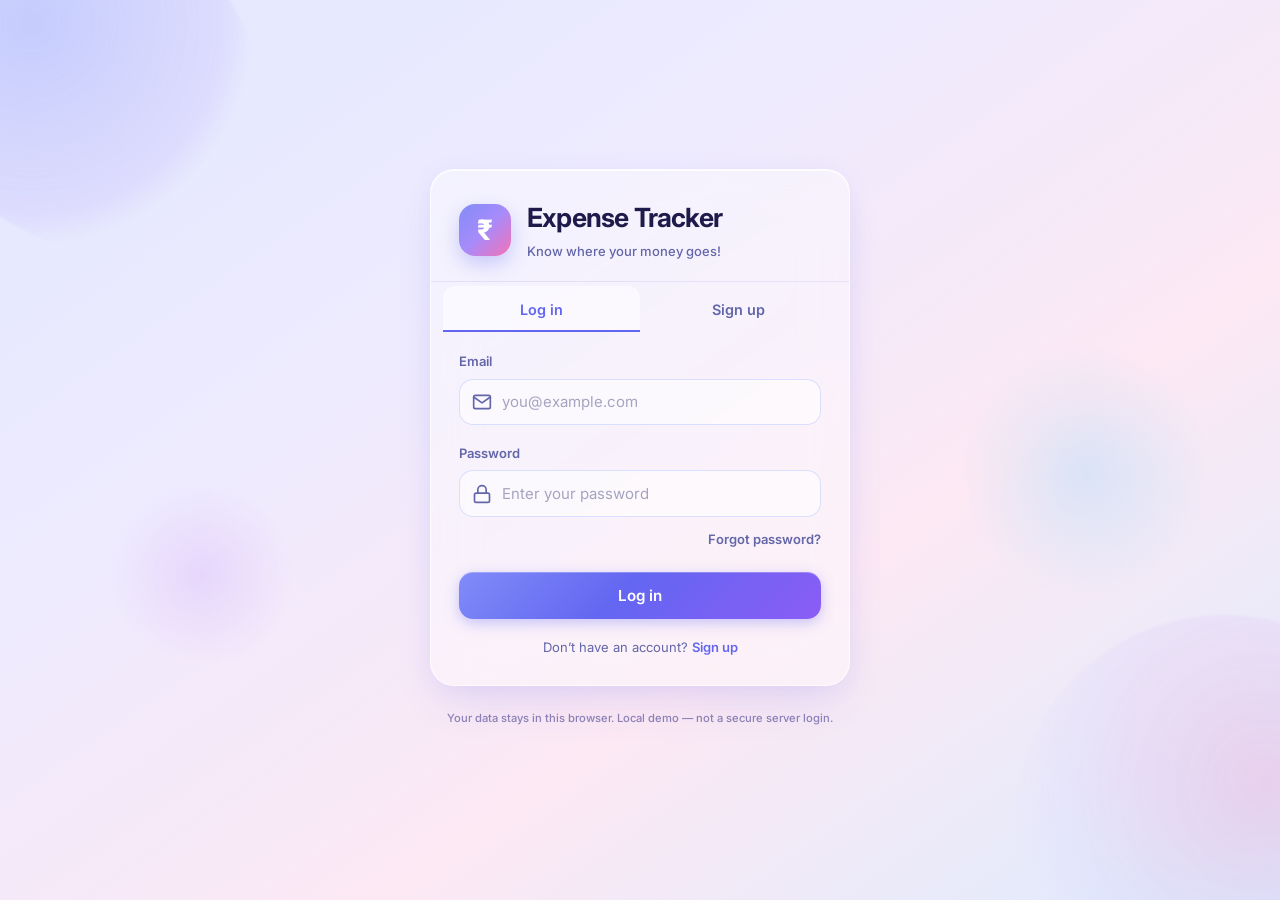
<file: login.html>
<!DOCTYPE html>
<html lang="en">
<head>
  <meta charset="UTF-8" />
  <meta name="viewport" content="width=device-width, initial-scale=1.0" />
  <title>Sign in — Expense Tracker</title>
  <link rel="stylesheet" href="style.css" />
  <link rel="preconnect" href="https://fonts.googleapis.com" />
  <link rel="preconnect" href="https://fonts.gstatic.com" crossorigin />
  <link href="https://fonts.googleapis.com/css2?family=Inter:wght@400;500;600;700&display=swap" rel="stylesheet" />
</head>
<body class="login-page">
  <div class="login-bg" aria-hidden="true">
    <div class="login-gradient"></div>
    <div class="login-blob login-blob--1"></div>
    <div class="login-blob login-blob--2"></div>
    <div class="login-blob login-blob--3"></div>
    <div class="login-blob login-blob--4"></div>
  </div>

  <div class="login-shell">
    <div class="login-card">
      <header class="login-brand">
        <span class="login-brand__mark" aria-hidden="true">₹</span>
        <div>
          <h1 class="login-brand__title">Expense Tracker</h1>
          <p class="login-brand__tagline">Know where your money goes!</p>
        </div>
      </header>

      <div class="login-tabs" role="tablist">
        <button type="button" class="login-tab login-tab--active" id="tabLogin" role="tab" aria-selected="true" aria-controls="panelLogin">
          Log in
        </button>
        <button type="button" class="login-tab" id="tabSignup" role="tab" aria-selected="false" aria-controls="panelSignup">
          Sign up
        </button>
      </div>

      <p class="login-alert login-alert--error hidden" id="authError" role="alert"></p>

      <div id="panelLogin" class="login-panel" role="tabpanel" aria-labelledby="tabLogin">
        <form id="loginForm" class="login-form" novalidate>
          <label class="login-field">
            <span class="login-label">Email</span>
            <div class="login-input-wrap">
              <span class="login-input-icon" aria-hidden="true">
                <svg width="20" height="20" viewBox="0 0 24 24" fill="none" stroke="currentColor" stroke-width="2" stroke-linecap="round" stroke-linejoin="round"><path d="M4 4h16c1.1 0 2 .9 2 2v12c0 1.1-.9 2-2 2H4c-1.1 0-2-.9-2-2V6c0-1.1.9-2 2-2z"/><polyline points="22,6 12,13 2,6"/></svg>
              </span>
              <input type="email" id="loginEmail" class="login-input" name="email" autocomplete="username" required placeholder="you@example.com" />
            </div>
          </label>
          <label class="login-field">
            <span class="login-label">Password</span>
            <div class="login-input-wrap">
              <span class="login-input-icon" aria-hidden="true">
                <svg width="20" height="20" viewBox="0 0 24 24" fill="none" stroke="currentColor" stroke-width="2" stroke-linecap="round" stroke-linejoin="round"><rect x="3" y="11" width="18" height="11" rx="2" ry="2"/><path d="M7 11V7a5 5 0 0 1 10 0v4"/></svg>
              </span>
              <input type="password" id="loginPassword" class="login-input" name="password" autocomplete="current-password" required placeholder="Enter your password" />
            </div>
          </label>

          <div class="login-row login-row--between">
            <span></span>
            <a href="#" class="login-link" id="linkForgot">Forgot password?</a>
          </div>

          <button type="submit" class="login-btn" id="loginSubmit">
            <span class="login-btn__text">Log in</span>
          </button>

          <p class="login-switch">
            Don’t have an account?
            <a href="#" class="login-link login-link--accent" id="linkToSignup">Sign up</a>
          </p>
        </form>
      </div>

      <div id="panelSignup" class="login-panel hidden" role="tabpanel" aria-labelledby="tabSignup">
        <form id="signupForm" class="login-form" novalidate>
          <label class="login-field">
            <span class="login-label">Email</span>
            <div class="login-input-wrap">
              <span class="login-input-icon" aria-hidden="true">
                <svg width="20" height="20" viewBox="0 0 24 24" fill="none" stroke="currentColor" stroke-width="2" stroke-linecap="round" stroke-linejoin="round"><path d="M4 4h16c1.1 0 2 .9 2 2v12c0 1.1-.9 2-2 2H4c-1.1 0-2-.9-2-2V6c0-1.1.9-2 2-2z"/><polyline points="22,6 12,13 2,6"/></svg>
              </span>
              <input type="email" id="signupEmail" class="login-input" name="email" autocomplete="email" required placeholder="you@example.com" />
            </div>
          </label>
          <label class="login-field">
            <span class="login-label">Password</span>
            <div class="login-input-wrap">
              <span class="login-input-icon" aria-hidden="true">
                <svg width="20" height="20" viewBox="0 0 24 24" fill="none" stroke="currentColor" stroke-width="2" stroke-linecap="round" stroke-linejoin="round"><rect x="3" y="11" width="18" height="11" rx="2" ry="2"/><path d="M7 11V7a5 5 0 0 1 10 0v4"/></svg>
              </span>
              <input type="password" id="signupPassword" class="login-input" name="password" autocomplete="new-password" required placeholder="At least 6 characters" minlength="6" />
            </div>
          </label>
          <label class="login-field">
            <span class="login-label">Confirm password</span>
            <div class="login-input-wrap">
              <span class="login-input-icon" aria-hidden="true">
                <svg width="20" height="20" viewBox="0 0 24 24" fill="none" stroke="currentColor" stroke-width="2" stroke-linecap="round" stroke-linejoin="round"><rect x="3" y="11" width="18" height="11" rx="2" ry="2"/><path d="M7 11V7a5 5 0 0 1 10 0v4"/></svg>
              </span>
              <input type="password" id="signupConfirm" class="login-input" name="confirm" autocomplete="new-password" required placeholder="Repeat password" minlength="6" />
            </div>
          </label>

          <button type="submit" class="login-btn" id="signupSubmit">
            <span class="login-btn__text">Create account</span>
          </button>

          <p class="login-switch">
            Already have an account?
            <a href="#" class="login-link login-link--accent" id="linkToLogin">Log in</a>
          </p>
        </form>
      </div>
    </div>

    <p class="login-footnote">Your data stays in this browser. Local demo — not a secure server login.</p>
  </div>

  <script src="auth.js"></script>
  <script src="login.js"></script>
</body>
</html>
</file>
<file: style.css>
/* —— Theme —— */
:root {
  --font: "DM Sans", system-ui, sans-serif;
  --radius-sm: 8px;
  --radius-md: 14px;
  --radius-lg: 22px;
  --shadow-sm: 0 2px 8px rgba(15, 23, 42, 0.06);
  --shadow-md: 0 8px 24px rgba(15, 23, 42, 0.08);
  --shadow-card: 0 4px 16px rgba(15, 23, 42, 0.07);
  --transition: 0.22s ease;
  --header-h: 72px;

  --bg: #faf5fc;
  --bg-elevated: #ffffff;
  --text: #0f172a;
  --text-muted: #64748b;
  --border: #e2e8f0;
  --accent: #4f46e5;
  --accent-hover: #4338ca;
  --accent-soft: rgba(79, 70, 229, 0.12);
  --danger: #dc2626;
  --danger-soft: rgba(220, 38, 38, 0.1);
  --success: #059669;
  --card-total: linear-gradient(135deg, #4f46e5 0%, #7c3aed 100%);
  --card-today: linear-gradient(135deg, #0d9488 0%, #0891b2 100%);
  --card-month: linear-gradient(135deg, #ea580c 0%, #db2777 100%);
  --toggle-bg: #e2e8f0;
  --input-bg: #ffffff;
}

[data-theme="dark"] {
  --bg: #141018;
  --bg-elevated: #1f1a24;
  --text: #f1f5f9;
  --text-muted: #94a3b8;
  --border: #2d3a4a;
  --accent: #818cf8;
  --accent-hover: #a5b4fc;
  --accent-soft: rgba(129, 140, 248, 0.15);
  --danger: #f87171;
  --danger-soft: rgba(248, 113, 113, 0.12);
  --success: #34d399;
  --shadow-sm: 0 2px 12px rgba(0, 0, 0, 0.25);
  --shadow-md: 0 12px 40px rgba(0, 0, 0, 0.35);
  --shadow-card: 0 4px 20px rgba(0, 0, 0, 0.3);
  --card-total: linear-gradient(135deg, #4338ca 0%, #6d28d9 100%);
  --card-today: linear-gradient(135deg, #0f766e 0%, #0e7490 100%);
  --card-month: linear-gradient(135deg, #c2410c 0%, #be185d 100%);
  --toggle-bg: #2d3a4a;
  --input-bg: #141c26;
}

*,
*::before,
*::after {
  box-sizing: border-box;
}

html {
  scroll-behavior: smooth;
}

body {
  margin: 0;
  font-family: var(--font);
  font-size: 16px;
  line-height: 1.5;
  color: var(--text);
  background: var(--bg);
  min-height: 100vh;
  transition: background-color var(--transition), color var(--transition);
}

.visually-hidden {
  position: absolute;
  width: 1px;
  height: 1px;
  padding: 0;
  margin: -1px;
  overflow: hidden;
  clip: rect(0, 0, 0, 0);
  white-space: nowrap;
  border: 0;
}

.hidden {
  display: none !important;
}

.app-bg {
  position: fixed;
  inset: 0;
  z-index: -1;
  background:
    radial-gradient(ellipse 95% 58% at 8% 0%, rgba(251, 113, 182, 0.42), transparent 52%),
    radial-gradient(ellipse 80% 52% at 92% 8%, rgba(192, 132, 252, 0.48), transparent 50%),
    radial-gradient(ellipse 75% 48% at 50% 100%, rgba(52, 211, 153, 0.32), transparent 50%),
    radial-gradient(ellipse 55% 42% at 0% 70%, rgba(167, 139, 250, 0.22), transparent 45%),
    radial-gradient(ellipse 45% 38% at 100% 60%, rgba(15, 23, 42, 0.14), transparent 42%),
    linear-gradient(168deg, rgba(10, 10, 16, 0.07) 0%, transparent 42%, rgba(10, 10, 16, 0.09) 100%);
  pointer-events: none;
}

[data-theme="dark"] .app-bg {
  background:
    radial-gradient(ellipse 90% 55% at 12% 0%, rgba(219, 39, 119, 0.2), transparent 52%),
    radial-gradient(ellipse 75% 48% at 88% 12%, rgba(147, 51, 234, 0.22), transparent 48%),
    radial-gradient(ellipse 70% 45% at 50% 100%, rgba(16, 185, 129, 0.14), transparent 48%),
    radial-gradient(ellipse 50% 40% at 0% 65%, rgba(15, 23, 42, 0.5), transparent 45%),
    linear-gradient(175deg, rgba(0, 0, 0, 0.55) 0%, transparent 40%, rgba(0, 0, 0, 0.65) 100%);
}

/* —— Header —— */
.site-header {
  position: sticky;
  top: 0;
  z-index: 100;
  background: color-mix(in srgb, var(--bg-elevated) 88%, transparent);
  backdrop-filter: blur(12px);
  border-bottom: 1px solid var(--border);
  transition: background var(--transition), border-color var(--transition);
}

.header-inner {
  max-width: 1100px;
  margin: 0 auto;
  padding: 1rem 1.25rem;
  display: flex;
  align-items: center;
  justify-content: space-between;
  gap: 1rem;
  min-height: var(--header-h);
}

.brand {
  display: flex;
  align-items: center;
  gap: 0.875rem;
}

.brand-icon {
  font-size: 2rem;
  line-height: 1;
  filter: drop-shadow(0 2px 4px rgba(0, 0, 0, 0.08));
}

.brand-icon--rupee {
  font-size: 2.55rem;
  font-weight: 800;
  background: linear-gradient(135deg, #f472b6 0%, #c084fc 50%, #34d399 100%);
  -webkit-background-clip: text;
  background-clip: text;
  -webkit-text-fill-color: transparent;
  color: transparent;
  filter: drop-shadow(0 1px 2px rgba(0, 0, 0, 0.12));
  line-height: 1;
}

.header-actions {
  display: flex;
  align-items: center;
  gap: 0.5rem;
  flex-wrap: wrap;
  justify-content: flex-end;
}

.header-user {
  font-size: clamp(0.95rem, 2.4vw, 1.0625rem);
  font-weight: 600;
  color: var(--text-muted);
  max-width: min(220px, 42vw);
  overflow: hidden;
  text-overflow: ellipsis;
  white-space: nowrap;
}

.btn--header {
  padding: 0.5rem 0.85rem;
  font-size: 0.875rem;
}

@media (max-width: 480px) {
  .header-user {
    display: none;
  }
}

.brand h1 {
  margin: 0;
  font-size: clamp(2rem, 5.8vw, 3rem);
  font-weight: 800;
  letter-spacing: -0.03em;
  line-height: 1.08;
  background: linear-gradient(105deg, #ec4899 0%, #d946ef 38%, #a78bfa 72%, #22d3ee 100%);
  -webkit-background-clip: text;
  background-clip: text;
  -webkit-text-fill-color: transparent;
  color: transparent;
  filter: drop-shadow(0 2px 14px rgba(236, 72, 153, 0.25));
}

[data-theme="dark"] .brand h1 {
  background: linear-gradient(105deg, #fb7185 0%, #e879f9 40%, #c4b5fd 75%, #5eead4 100%);
  -webkit-background-clip: text;
  background-clip: text;
  -webkit-text-fill-color: transparent;
  filter: drop-shadow(0 2px 18px rgba(244, 114, 182, 0.2));
}

[data-theme="dark"] .brand-icon--rupee {
  background: linear-gradient(135deg, #fb7185 0%, #c084fc 45%, #4ade80 100%);
  -webkit-background-clip: text;
  background-clip: text;
  -webkit-text-fill-color: transparent;
}

.tagline {
  margin: 0;
  font-size: 0.8125rem;
  color: var(--text-muted);
}

.theme-toggle {
  width: 52px;
  height: 52px;
  border-radius: var(--radius-md);
  border: 1px solid var(--border);
  background: var(--bg-elevated);
  cursor: pointer;
  display: grid;
  place-items: center;
  position: relative;
  overflow: hidden;
  transition:
    transform var(--transition),
    border-color var(--transition),
    box-shadow var(--transition),
    background var(--transition);
}

.theme-toggle:hover {
  transform: scale(1.05);
  box-shadow: var(--shadow-sm);
}

.theme-toggle:active {
  transform: scale(0.98);
}

.theme-icon {
  position: absolute;
  font-size: 1.35rem;
  transition: opacity var(--transition), transform var(--transition);
}

[data-theme="light"] .theme-icon--moon,
:root:not([data-theme="dark"]) .theme-icon--moon {
  opacity: 0;
  transform: rotate(-90deg) scale(0.5);
}

[data-theme="light"] .theme-icon--sun,
:root:not([data-theme="dark"]) .theme-icon--sun {
  opacity: 1;
  transform: rotate(0) scale(1);
}

[data-theme="dark"] .theme-icon--sun {
  opacity: 0;
  transform: rotate(90deg) scale(0.5);
}

[data-theme="dark"] .theme-icon--moon {
  opacity: 1;
  transform: rotate(0) scale(1);
}

/* —— Main —— */
.main {
  position: relative;
  z-index: 1;
  max-width: 1100px;
  margin: 0 auto;
  padding: 1.5rem 1.25rem 3rem;
}

/* Summary grid */
.summary {
  display: grid;
  grid-template-columns: repeat(3, 1fr);
  gap: 1rem;
  margin-bottom: 1.75rem;
}

@media (max-width: 720px) {
  .summary {
    grid-template-columns: 1fr;
  }
}

.summary-card {
  padding: 1.65rem 1.6rem 1.75rem;
  border-radius: var(--radius-lg);
  color: #fff;
  box-shadow: var(--shadow-md);
  transition:
    transform 0.28s cubic-bezier(0.22, 1, 0.36, 1),
    box-shadow 0.28s ease;
  min-height: 118px;
  display: flex;
  flex-direction: column;
  justify-content: center;
}

.summary-card:hover {
  transform: translateY(-4px) scale(1.01);
  box-shadow: 0 16px 40px rgba(15, 23, 42, 0.18);
}

[data-theme="dark"] .summary-card:hover {
  box-shadow: 0 12px 36px rgba(0, 0, 0, 0.45);
}

.summary-card--total {
  background: var(--card-total);
}

.summary-card--today {
  background: var(--card-today);
}

.summary-card--month {
  background: var(--card-month);
}

.summary-label {
  display: block;
  font-size: 0.875rem;
  font-weight: 500;
  opacity: 0.92;
  margin-bottom: 0.45rem;
}

.summary-value {
  font-size: clamp(1.5rem, 4.5vw, 2rem);
  font-weight: 700;
  letter-spacing: -0.02em;
  line-height: 1.15;
}

/* Mood, streak, savings widgets */
.smart-widgets {
  display: grid;
  grid-template-columns: repeat(3, 1fr);
  gap: 1rem;
  margin-bottom: 1.5rem;
}

@media (max-width: 900px) {
  .smart-widgets {
    grid-template-columns: 1fr;
  }
}

.smart-card {
  padding: 1.15rem 1.25rem 1.2rem;
  border-radius: var(--radius-lg);
  background: color-mix(in srgb, var(--bg-elevated) 92%, transparent);
  border: 1px solid var(--border);
  box-shadow: var(--shadow-card);
  transition:
    border-color 0.35s ease,
    box-shadow 0.35s ease,
    background 0.35s ease,
    transform 0.22s ease;
}

.smart-card:hover {
  transform: translateY(-3px);
  box-shadow: var(--shadow-md);
  border-color: color-mix(in srgb, var(--accent) 24%, var(--border));
}

.smart-card__top {
  display: flex;
  align-items: center;
  justify-content: space-between;
  gap: 0.5rem;
  margin-bottom: 0.65rem;
}

.smart-card__eyebrow {
  font-size: 0.6875rem;
  font-weight: 700;
  letter-spacing: 0.06em;
  text-transform: uppercase;
  color: var(--text-muted);
}

.smart-card__pill {
  font-size: 0.75rem;
  font-weight: 600;
  padding: 0.25rem 0.55rem;
  border-radius: 999px;
  background: var(--accent-soft);
  color: var(--accent);
}

.smart-card__lead {
  margin: 0;
  font-size: 1rem;
  font-weight: 600;
  color: var(--text);
  line-height: 1.4;
}

.smart-card__detail {
  margin: 0.45rem 0 0;
  font-size: 0.8125rem;
  color: var(--text-muted);
  line-height: 1.45;
}

.smart-card--mood[data-mood="good"] {
  border-color: color-mix(in srgb, var(--success) 42%, var(--border));
  background: color-mix(in srgb, var(--success) 7%, var(--bg-elevated));
}

.smart-card--mood[data-mood="good"] .smart-card__pill {
  background: color-mix(in srgb, var(--success) 18%, transparent);
  color: var(--success);
}

.smart-card--mood[data-mood="warn"] {
  border-color: color-mix(in srgb, #ca8a04 45%, var(--border));
  background: color-mix(in srgb, #eab308 10%, var(--bg-elevated));
}

.smart-card--mood[data-mood="warn"] .smart-card__pill {
  background: rgba(234, 179, 8, 0.2);
  color: #a16207;
}

[data-theme="dark"] .smart-card--mood[data-mood="warn"] .smart-card__pill {
  color: #fbbf24;
}

.smart-card--mood[data-mood="bad"] {
  border-color: color-mix(in srgb, var(--danger) 45%, var(--border));
  background: color-mix(in srgb, var(--danger) 8%, var(--bg-elevated));
}

.smart-card--mood[data-mood="bad"] .smart-card__pill {
  background: var(--danger-soft);
  color: var(--danger);
}

.no-spend-cal {
  display: flex;
  gap: 0.35rem;
  margin-top: 0.75rem;
  padding-top: 0.65rem;
  border-top: 1px solid var(--border);
}

.no-spend-cal__day {
  flex: 1;
  min-width: 0;
  height: 6px;
  border-radius: 3px;
  background: color-mix(in srgb, var(--success) 35%, var(--border));
  opacity: 0.85;
}

.no-spend-cal__day--spent {
  background: color-mix(in srgb, var(--danger) 45%, var(--border));
}

.no-spend-cal__day--clear {
  background: color-mix(in srgb, var(--success) 55%, transparent);
}

.smart-card--savings[data-savings="positive"] .smart-card__lead {
  color: var(--success);
}

.smart-card--savings[data-savings="negative"] .smart-card__lead {
  color: var(--danger);
}

.smart-card--savings[data-savings="positive"] {
  border-color: color-mix(in srgb, var(--success) 35%, var(--border));
}

.smart-card--savings[data-savings="negative"] {
  border-color: color-mix(in srgb, var(--danger) 38%, var(--border));
}

.panel--recent {
  margin-bottom: 1.5rem;
}

.panel-subtle {
  margin: -0.25rem 0 1rem;
  font-size: 0.875rem;
  color: var(--text-muted);
}

.activity-feed {
  list-style: none;
  margin: 0;
  padding: 0;
  display: flex;
  flex-direction: column;
  gap: 0.5rem;
}

.activity-feed__item {
  display: grid;
  grid-template-columns: auto 1fr auto;
  align-items: center;
  gap: 0.65rem 0.85rem;
  padding: 0.65rem 0.85rem;
  border-radius: var(--radius-md);
  background: color-mix(in srgb, var(--bg) 35%, var(--bg-elevated));
  border: 1px solid var(--border);
  animation: activity-in 0.45s ease both;
}

.activity-feed__item--empty {
  grid-template-columns: 1fr;
  text-align: center;
  font-size: 0.875rem;
  color: var(--text-muted);
  animation: none;
}

@keyframes activity-in {
  from {
    opacity: 0;
    transform: translateY(6px);
  }
  to {
    opacity: 1;
    transform: translateY(0);
  }
}

.activity-feed__icon {
  font-size: 1.25rem;
  line-height: 1;
}

.activity-feed__text {
  font-size: 0.9rem;
  color: var(--text);
}

.activity-feed__date {
  font-size: 0.75rem;
  color: var(--text-muted);
  white-space: nowrap;
}

/* Vertical page flow */
.main-stack {
  display: flex;
  flex-direction: column;
  gap: 1.5rem;
}

.budgets-grid {
  display: grid;
  grid-template-columns: repeat(2, 1fr);
  gap: 1.5rem;
  align-items: stretch;
}

@media (max-width: 720px) {
  .budgets-grid {
    grid-template-columns: 1fr;
  }
}

.panel-head {
  margin-bottom: 1rem;
}

.panel-title--inline {
  margin-bottom: 0.25rem;
}

.panel-subtitle {
  margin: 0;
  font-size: 0.8125rem;
  color: var(--text-muted);
  font-weight: 500;
}

.panel--chart {
  max-width: 100%;
  padding: 1.55rem 1.8rem 1.65rem;
  border-radius: calc(var(--radius-lg) + 2px);
  background: linear-gradient(
    165deg,
    color-mix(in srgb, var(--bg-elevated) 100%, transparent) 0%,
    color-mix(in srgb, var(--accent-soft) 12%, var(--bg-elevated)) 100%
  );
  box-shadow: var(--shadow-card), 0 0 0 1px color-mix(in srgb, var(--accent) 8%, transparent);
}

.panel--chart .panel-title {
  margin-bottom: 0.25rem;
  font-size: 1.2rem;
  font-weight: 700;
  letter-spacing: -0.02em;
}

.chart-wrap {
  position: relative;
  min-height: min(300px, 58vw);
  max-height: 380px;
  width: 100%;
  max-width: 520px;
  margin: 0 auto;
  display: flex;
  flex-direction: column;
  align-items: stretch;
  justify-content: center;
}

.chart-plot {
  flex: 1;
  min-height: min(260px, 52vw);
  max-height: 380px;
  width: 100%;
  transition: opacity var(--transition);
}

.chart-plot.hidden {
  display: none;
}

.chart-empty {
  text-align: center;
  color: var(--text-muted);
  font-size: 0.875rem;
  margin: 0;
  padding: 2rem 0.5rem;
  flex: 1;
  display: flex;
  align-items: center;
  justify-content: center;
}

.chart-empty.hidden {
  display: none;
}

.panel--budget .panel-title {
  margin-bottom: 1rem;
}

.budget-form {
  display: flex;
  flex-direction: column;
  gap: 0.85rem;
}

.btn--full {
  width: 100%;
}

.budget-status {
  margin-top: 1rem;
  padding: 0.85rem 1rem;
  border-radius: var(--radius-sm);
  background: color-mix(in srgb, var(--accent-soft) 50%, transparent);
  border: 1px solid var(--border);
  font-size: 0.875rem;
  line-height: 1.45;
  color: var(--text);
  transition:
    background var(--transition),
    border-color var(--transition),
    color var(--transition);
}

.budget-status strong {
  display: block;
  font-size: 1rem;
  margin-bottom: 0.25rem;
  color: var(--text);
}

.budget-status--ok .budget-remaining {
  color: var(--success);
  font-weight: 600;
}

.budget-status--warn .budget-remaining {
  color: var(--danger);
  font-weight: 600;
}

.budget-alert {
  margin-top: 0.85rem;
  padding: 0.85rem 1rem;
  border-radius: var(--radius-sm);
  font-size: 0.875rem;
  font-weight: 600;
  line-height: 1.4;
  border: 1px solid var(--danger);
  background: var(--danger-soft);
  color: var(--danger);
  animation: budgetPulse 0.45s ease;
  transition: opacity var(--transition), transform var(--transition);
}

@keyframes budgetPulse {
  from {
    opacity: 0;
    transform: translateY(-4px);
  }
  to {
    opacity: 1;
    transform: translateY(0);
  }
}

.budget-alert.hidden {
  animation: none;
}

.budget-usage {
  margin-top: 1rem;
}

.budget-usage__labels {
  display: flex;
  justify-content: space-between;
  font-size: 0.75rem;
  font-weight: 600;
  color: var(--text-muted);
  margin-bottom: 0.35rem;
}

.budget-usage__track {
  height: 10px;
  border-radius: 999px;
  background: var(--border);
  overflow: hidden;
}

.budget-usage__fill {
  height: 100%;
  width: 0%;
  border-radius: 999px;
  background: linear-gradient(90deg, var(--success), var(--accent));
  transition:
    width 0.7s cubic-bezier(0.22, 1, 0.36, 1),
    background 0.45s ease;
}

.budget-usage__fill--warn {
  background: linear-gradient(90deg, #ca8a04, #ea580c);
}

.budget-usage__fill--critical {
  background: linear-gradient(90deg, #dc2626, #b91c1c);
}

.budget-threshold-msg {
  margin: 0.5rem 0 0;
  font-size: 0.8125rem;
  font-weight: 600;
  line-height: 1.4;
}

.budget-threshold-msg--warn {
  color: #ca8a04;
}

[data-theme="dark"] .budget-threshold-msg--warn {
  color: #fbbf24;
}

.budget-threshold-msg--critical {
  color: var(--danger);
}

.panel--insights {
  margin-bottom: 1.5rem;
}

.insights-intro {
  margin: -0.35rem 0 1rem;
  font-size: 0.8125rem;
  color: var(--text-muted);
}

.insights-list {
  list-style: none;
  margin: 0;
  padding: 0;
  display: flex;
  flex-direction: column;
  gap: 0.65rem;
}

.insight-item {
  display: flex;
  gap: 0.65rem;
  align-items: flex-start;
  padding: 0.85rem 1rem;
  border-radius: var(--radius-md);
  background: color-mix(in srgb, var(--accent-soft) 45%, transparent);
  border: 1px solid var(--border);
  font-size: 0.875rem;
  line-height: 1.45;
  color: var(--text);
  transition: transform var(--transition), box-shadow var(--transition);
}

.insight-item:hover {
  transform: translateY(-1px);
  box-shadow: var(--shadow-sm);
}

.insight-item__icon {
  flex-shrink: 0;
  font-size: 1.15rem;
  line-height: 1.2;
}

.form-actions--split {
  display: flex;
  flex-wrap: wrap;
  align-items: center;
  gap: 0.75rem;
  justify-content: space-between;
}

.form-actions__main {
  display: flex;
  flex-wrap: wrap;
  gap: 0.65rem;
}

.btn--mic {
  width: 48px;
  height: 48px;
  padding: 0;
  border-radius: var(--radius-md);
  border: 1px solid var(--border);
  background: var(--bg-elevated);
  cursor: pointer;
  display: grid;
  place-items: center;
  transition:
    transform var(--transition),
    border-color var(--transition),
    box-shadow var(--transition),
    background var(--transition);
}

.btn--mic:hover {
  border-color: var(--accent);
  box-shadow: 0 0 0 3px var(--accent-soft);
}

.btn--mic:active {
  transform: scale(0.96);
}

.btn--mic.is-listening {
  border-color: var(--danger);
  background: var(--danger-soft);
  animation: micPulse 1.2s ease-in-out infinite;
}

@keyframes micPulse {
  50% {
    box-shadow: 0 0 0 6px var(--danger-soft);
  }
}

.btn--mic__icon {
  font-size: 1.25rem;
  line-height: 1;
}

.voice-hint {
  margin: 0 0 0.5rem;
  font-size: 0.8125rem;
  color: var(--text-muted);
}

.voice-hint--error {
  color: var(--danger);
}

.recurring-banner {
  margin: 0.75rem 0 0;
  padding: 1rem 1.1rem;
  border-radius: var(--radius-md);
  background: color-mix(in srgb, var(--accent) 8%, var(--bg-elevated));
  border: 1px dashed color-mix(in srgb, var(--accent) 45%, var(--border));
}

.recurring-banner__text {
  font-size: 0.875rem;
  line-height: 1.45;
  margin-bottom: 0.75rem;
  color: var(--text);
}

.recurring-banner__actions {
  display: flex;
  flex-wrap: wrap;
  gap: 0.5rem;
}

/* List filters */
.list-header {
  margin-bottom: 1rem;
}

.list-header .panel-title {
  margin-bottom: 1rem;
}

.filters-grid {
  display: grid;
  grid-template-columns:
    minmax(0, 1fr) minmax(0, 1fr) minmax(0, 150px) minmax(0, 150px) minmax(0, auto) minmax(0, 130px);
  gap: 0.85rem 1rem;
  align-items: end;
  width: 100%;
}

.filters-grid .field {
  min-width: 0;
}

@media (max-width: 900px) {
  .filters-grid {
    grid-template-columns: repeat(2, minmax(0, 1fr));
  }

  .field--search {
    grid-column: 1 / -1;
  }

  .field--filter {
    grid-column: 1 / -1;
  }

  .field--actions {
    grid-column: 1 / -1;
  }

  .field--export {
    grid-column: 1 / -1;
  }
}

@media (max-width: 520px) {
  .filters-grid {
    grid-template-columns: minmax(0, 1fr);
  }

  .field--date {
    grid-column: 1 / -1;
  }

  .field--export {
    grid-column: 1 / -1;
  }
}

.field-label--spacer {
  visibility: hidden;
}

.search-input {
  font: inherit;
  color: var(--text);
  background: var(--input-bg);
  border: 1px solid var(--border);
  border-radius: var(--radius-sm);
  padding: 0.65rem 0.85rem;
  width: 100%;
  min-width: 0;
  max-width: 100%;
  -webkit-appearance: none;
  appearance: none;
  transition:
    border-color var(--transition),
    box-shadow var(--transition),
    background var(--transition);
}

.search-input:focus {
  outline: none;
  border-color: var(--accent);
  box-shadow: 0 0 0 3px var(--accent-soft);
}

.search-input::placeholder {
  color: var(--text-muted);
  opacity: 0.85;
}

.filter-date {
  font: inherit;
  font-size: 0.875rem;
  color: var(--text);
  background: var(--input-bg);
  border: 1px solid var(--border);
  border-radius: var(--radius-sm);
  padding: 0.55rem 0.65rem;
  width: 100%;
  min-width: 0;
  transition:
    border-color var(--transition),
    box-shadow var(--transition),
    background var(--transition);
}

.filter-date:focus {
  outline: none;
  border-color: var(--accent);
  box-shadow: 0 0 0 3px var(--accent-soft);
}

.filter-select--wide {
  min-width: 0;
  width: 100%;
}

.panel {
  background: var(--bg-elevated);
  border: 1px solid var(--border);
  border-radius: var(--radius-lg);
  padding: 1.35rem 1.5rem;
  box-shadow: var(--shadow-card);
  transition:
    background var(--transition),
    border-color 0.3s ease,
    box-shadow 0.32s cubic-bezier(0.22, 1, 0.36, 1),
    transform 0.28s cubic-bezier(0.22, 1, 0.36, 1);
}

.panel:hover {
  box-shadow: 0 8px 28px rgba(15, 23, 42, 0.1);
  border-color: color-mix(in srgb, var(--accent) 22%, var(--border));
  transform: translateY(-2px);
}

[data-theme="dark"] .panel:hover {
  box-shadow: 0 10px 36px rgba(0, 0, 0, 0.35);
}

.panel--form,
.panel--list,
.panel--budget {
  padding: 1.75rem 1.9rem 1.9rem;
  border-radius: calc(var(--radius-lg) + 2px);
  background: linear-gradient(
    165deg,
    color-mix(in srgb, var(--bg-elevated) 100%, transparent) 0%,
    color-mix(in srgb, var(--accent-soft) 14%, var(--bg-elevated)) 100%
  );
  box-shadow:
    var(--shadow-card),
    0 0 0 1px color-mix(in srgb, var(--accent) 10%, transparent),
    inset 0 1px 0 color-mix(in srgb, #fff 55%, transparent);
  position: relative;
  overflow: hidden;
  isolation: isolate;
}

.panel--form::before,
.panel--list::before,
.panel--budget::before {
  content: "";
  position: absolute;
  top: 0;
  left: 0;
  right: 0;
  height: 4px;
  border-radius: var(--radius-lg) var(--radius-lg) 0 0;
  background: linear-gradient(90deg, #f472b6, #c084fc, #34d399);
  opacity: 0.85;
  pointer-events: none;
}

[data-theme="dark"] .panel--form,
[data-theme="dark"] .panel--list,
[data-theme="dark"] .panel--budget {
  background: linear-gradient(
    165deg,
    color-mix(in srgb, var(--bg-elevated) 100%, transparent) 0%,
    color-mix(in srgb, var(--accent-soft) 18%, var(--bg-elevated)) 100%
  );
  box-shadow: var(--shadow-card), 0 0 0 1px color-mix(in srgb, var(--accent) 14%, transparent);
}

[data-theme="dark"] .panel--form::before,
[data-theme="dark"] .panel--list::before,
[data-theme="dark"] .panel--budget::before {
  opacity: 0.75;
}

.panel--list .list-header,
.panel--list .expense-list,
.panel--list .empty-state {
  position: relative;
  z-index: 1;
}

.panel--list .panel-title,
.panel--form .panel-title,
.panel--budget .panel-title {
  font-size: 1.2rem;
  font-weight: 700;
  letter-spacing: -0.02em;
}

.panel-title {
  margin: 0 0 1.1rem;
  font-size: 1.125rem;
  font-weight: 600;
}

/* Form */
.expense-form {
  display: flex;
  flex-direction: column;
  gap: 1rem;
}

.field {
  display: flex;
  flex-direction: column;
  gap: 0.4rem;
}

.field-label {
  font-size: 0.8125rem;
  font-weight: 500;
  color: var(--text-muted);
}

.field input,
.field select,
.field textarea {
  font: inherit;
  color: var(--text);
  background: var(--input-bg);
  border: 1px solid var(--border);
  border-radius: var(--radius-sm);
  padding: 0.65rem 0.85rem;
  transition:
    border-color var(--transition),
    box-shadow var(--transition),
    background var(--transition);
}

.field input:focus,
.field select:focus,
.field textarea:focus {
  outline: none;
  border-color: var(--accent);
  box-shadow: 0 0 0 3px var(--accent-soft);
}

.field textarea {
  resize: vertical;
  min-height: 72px;
}

.form-actions {
  display: flex;
  flex-wrap: wrap;
  gap: 0.65rem;
  margin-top: 0.25rem;
}

.btn {
  font: inherit;
  font-weight: 600;
  font-size: 0.9375rem;
  padding: 0.7rem 1.15rem;
  border-radius: var(--radius-sm);
  border: none;
  cursor: pointer;
  transition:
    background 0.25s ease,
    color 0.25s ease,
    transform 0.22s cubic-bezier(0.22, 1, 0.36, 1),
    box-shadow 0.25s ease,
    border-color 0.25s ease,
    filter 0.2s ease;
}

.btn:hover:not(:disabled) {
  transform: translateY(-2px);
}

.btn:active:not(:disabled) {
  transform: translateY(0) scale(0.98);
}

.btn--primary {
  background: var(--accent);
  color: #fff;
  box-shadow: 0 2px 8px var(--accent-soft);
}

.btn--primary:hover:not(:disabled) {
  background: var(--accent-hover);
  box-shadow: 0 6px 18px color-mix(in srgb, var(--accent) 35%, transparent);
}

.btn--ghost {
  background: transparent;
  color: var(--text-muted);
  border: 1px solid var(--border);
}

.btn--ghost:hover:not(:disabled) {
  color: var(--text);
  border-color: color-mix(in srgb, var(--accent) 35%, var(--border));
  box-shadow: 0 4px 12px rgba(15, 23, 42, 0.06);
}

.btn--small {
  padding: 0.45rem 0.75rem;
  font-size: 0.8125rem;
}

.btn--danger {
  background: var(--danger-soft);
  color: var(--danger);
}

.btn--danger:hover {
  filter: brightness(1.08);
}

.btn--edit {
  background: var(--accent-soft);
  color: var(--accent);
}

.btn--edit:hover {
  filter: brightness(1.05);
}

.filter-select {
  font: inherit;
  font-size: 0.875rem;
  color: var(--text);
  background: var(--input-bg);
  border: 1px solid var(--border);
  border-radius: var(--radius-sm);
  padding: 0.5rem 2rem 0.5rem 0.75rem;
  cursor: pointer;
  min-width: 0;
  width: 100%;
  max-width: 100%;
  transition: border-color var(--transition), box-shadow var(--transition);
}

.filter-select:focus {
  outline: none;
  border-color: var(--accent);
  box-shadow: 0 0 0 3px var(--accent-soft);
}

.empty-state {
  text-align: center;
  color: var(--text-muted);
  padding: 2rem 1rem;
  margin: 0;
}

/* Expense list */
.expense-list {
  list-style: none;
  margin: 0;
  padding: 0;
  display: flex;
  flex-direction: column;
  gap: 0.85rem;
}

@keyframes expense-enter-bounce {
  0% {
    opacity: 0;
    transform: scale(0.96) translateY(8px);
  }
  55% {
    opacity: 1;
    transform: scale(1.02) translateY(-3px);
  }
  100% {
    opacity: 1;
    transform: scale(1) translateY(0);
  }
}

@keyframes expense-leave-fade {
  from {
    opacity: 1;
    transform: scale(1) translateY(0);
  }
  to {
    opacity: 0;
    transform: scale(0.97) translateY(-6px);
  }
}

.expense-card {
  display: grid;
  grid-template-columns: auto 1fr auto;
  gap: 0.85rem 1rem;
  align-items: start;
  padding: 1.1rem 1.25rem;
  background: color-mix(in srgb, var(--bg) 40%, var(--bg-elevated));
  border: 1px solid var(--border);
  border-radius: var(--radius-md);
  transition:
    border-color 0.28s ease,
    transform 0.28s cubic-bezier(0.22, 1, 0.36, 1),
    box-shadow 0.28s ease,
    background 0.28s ease;
}

.expense-card--enter {
  animation: expense-enter-bounce 0.55s cubic-bezier(0.22, 1, 0.36, 1) both;
}

.expense-card--leaving {
  pointer-events: none;
  animation: expense-leave-fade 0.38s ease forwards;
}

.expense-card:hover {
  border-color: color-mix(in srgb, var(--accent) 35%, var(--border));
  box-shadow: var(--shadow-sm);
  transform: translateY(-2px);
}

.expense-card--important {
  border-color: color-mix(in srgb, var(--accent) 28%, var(--border));
  background: color-mix(in srgb, var(--accent-soft) 55%, var(--bg-elevated));
}

.expense-card__tag {
  display: inline-block;
  margin-right: 0.35rem;
  padding: 0.12rem 0.45rem;
  font-size: 0.6875rem;
  font-weight: 700;
  letter-spacing: 0.04em;
  text-transform: uppercase;
  border-radius: 999px;
  vertical-align: middle;
  background: color-mix(in srgb, var(--accent) 16%, transparent);
  color: var(--accent);
  border: 1px solid color-mix(in srgb, var(--accent) 28%, transparent);
}

.expense-card--important .expense-card__note {
  font-weight: 600;
  color: var(--text);
}

.expense-card__icon {
  width: 48px;
  height: 48px;
  border-radius: var(--radius-sm);
  background: var(--accent-soft);
  display: grid;
  place-items: center;
  font-size: 1.5rem;
  line-height: 1;
  grid-row: span 2;
}

.expense-card__body {
  min-width: 0;
}

.expense-card__amount {
  font-size: 1.2rem;
  font-weight: 700;
  color: var(--text);
  letter-spacing: -0.02em;
}

.expense-card__meta {
  display: flex;
  flex-wrap: wrap;
  gap: 0.35rem 0.75rem;
  margin-top: 0.25rem;
  font-size: 0.8125rem;
  color: var(--text-muted);
}

.expense-card__category {
  font-weight: 600;
  color: var(--accent);
}

.expense-card__note {
  margin: 0.5rem 0 0;
  font-size: 0.875rem;
  color: var(--text-muted);
  line-height: 1.45;
  word-break: break-word;
}

.expense-card__actions {
  display: flex;
  flex-direction: column;
  gap: 0.4rem;
  grid-column: 3;
  grid-row: 1 / -1;
}

@media (max-width: 520px) {
  .expense-card {
    grid-template-columns: auto 1fr;
  }

  .expense-card__icon {
    grid-row: 1;
  }

  .expense-card__actions {
    grid-column: 1 / -1;
    flex-direction: row;
    justify-content: flex-end;
  }
}

/* Footer */
@keyframes footer-tagline-slide {
  from {
    opacity: 0;
    transform: translateX(-2rem);
  }
  to {
    opacity: 1;
    transform: translateX(0);
  }
}

.site-footer {
  position: relative;
  z-index: 1;
  display: flex;
  flex-direction: column;
  align-items: center;
  justify-content: center;
  text-align: center;
  gap: 0.65rem;
  padding: 1.5rem 1.25rem 2.25rem;
}

.site-footer__tagline-box {
  margin: 0;
  max-width: min(100%, 34rem);
  width: 100%;
  padding: 1.15rem 1.5rem 1.2rem;
  border-radius: var(--radius-md);
  border: 1px solid var(--border);
  background: var(--bg-elevated);
  box-shadow: var(--shadow-card);
  opacity: 0;
  transform: translateX(-2rem);
}

.site-footer__tagline-box.is-inview {
  animation: footer-tagline-slide 1.25s ease forwards;
}

.site-footer__tagline {
  margin: 0;
  font-size: clamp(1.35rem, 4.5vw, 1.85rem);
  font-weight: 700;
  line-height: 1.3;
  letter-spacing: -0.02em;
  color: var(--text);
}

.site-footer__note {
  margin: 0;
  max-width: min(100%, 32rem);
  font-size: 0.8125rem;
  line-height: 1.45;
  color: var(--text-muted);
}

/* —— Login page (glassmorphism, pastel) —— */
.login-page {
  --login-font: "Inter", system-ui, sans-serif;
  --login-text: #1e1b4b;
  --login-muted: #6366a8;
  --login-accent: #6366f1;
  --login-accent-hover: #4f46e5;
  --login-danger: #dc2626;
  --login-danger-bg: rgba(254, 226, 226, 0.85);
  font-family: var(--login-font);
  margin: 0;
  min-height: 100vh;
  color: var(--login-text);
  position: relative;
  overflow-x: hidden;
}

.login-bg {
  position: fixed;
  inset: 0;
  z-index: 0;
  overflow: hidden;
  pointer-events: none;
}

.login-gradient {
  position: absolute;
  inset: 0;
  background:
    linear-gradient(145deg, #e0e7ff 0%, #ede9fe 35%, #fce7f3 65%, #dbeafe 100%);
  opacity: 0.92;
}

.login-blob {
  position: absolute;
  border-radius: 50%;
  filter: blur(1px);
  opacity: 0.55;
  animation: loginFloat 22s ease-in-out infinite;
}

.login-blob--1 {
  width: min(42vw, 320px);
  height: min(42vw, 320px);
  background: radial-gradient(circle at 30% 30%, rgba(129, 140, 248, 0.55), rgba(167, 139, 250, 0.25) 60%, transparent 70%);
  top: -8%;
  left: -5%;
  animation-delay: 0s;
}

.login-blob--2 {
  width: min(55vw, 420px);
  height: min(55vw, 420px);
  background: radial-gradient(circle at 60% 40%, rgba(244, 114, 182, 0.4), rgba(196, 181, 253, 0.2) 55%, transparent 72%);
  bottom: -15%;
  right: -12%;
  animation-delay: -7s;
  animation-duration: 26s;
}

.login-blob--3 {
  width: min(35vw, 260px);
  height: min(35vw, 260px);
  background: radial-gradient(circle at 50% 50%, rgba(125, 211, 252, 0.45), transparent 68%);
  top: 38%;
  right: 5%;
  animation-delay: -12s;
  animation-duration: 19s;
}

.login-blob--4 {
  width: min(28vw, 200px);
  height: min(28vw, 200px);
  background: radial-gradient(circle at 50% 50%, rgba(192, 132, 252, 0.35), transparent 65%);
  bottom: 25%;
  left: 8%;
  animation-delay: -4s;
  animation-duration: 24s;
}

@keyframes loginFloat {
  0%,
  100% {
    transform: translate(0, 0) scale(1);
  }
  33% {
    transform: translate(12px, -18px) scale(1.03);
  }
  66% {
    transform: translate(-14px, 10px) scale(0.98);
  }
}

.login-shell {
  position: relative;
  z-index: 1;
  min-height: 100vh;
  display: flex;
  flex-direction: column;
  align-items: center;
  justify-content: center;
  padding: 1.75rem 1.25rem 2rem;
  gap: 1.5rem;
}

.login-card {
  width: 100%;
  max-width: 420px;
  padding: 0;
  border-radius: 24px;
  background: rgba(255, 255, 255, 0.38);
  backdrop-filter: blur(22px);
  -webkit-backdrop-filter: blur(22px);
  border: 1px solid rgba(255, 255, 255, 0.65);
  box-shadow:
    0 4px 24px rgba(99, 102, 241, 0.08),
    0 24px 48px -12px rgba(79, 70, 229, 0.12),
    inset 0 1px 0 rgba(255, 255, 255, 0.85);
  overflow: hidden;
  animation: loginCardIn 0.75s cubic-bezier(0.22, 1, 0.36, 1) forwards;
  opacity: 0;
}

@keyframes loginCardIn {
  from {
    opacity: 0;
    transform: translateY(20px) scale(0.98);
  }
  to {
    opacity: 1;
    transform: translateY(0) scale(1);
  }
}

.login-brand {
  display: flex;
  align-items: center;
  gap: 1rem;
  padding: 1.75rem 1.75rem 1.25rem;
  border-bottom: 1px solid rgba(99, 102, 241, 0.12);
}

.login-brand__mark {
  width: 52px;
  height: 52px;
  display: grid;
  place-items: center;
  font-size: 1.75rem;
  font-weight: 800;
  color: #fff;
  background: linear-gradient(135deg, #818cf8 0%, #a78bfa 50%, #f472b6 100%);
  border-radius: 16px;
  box-shadow: 0 8px 20px rgba(99, 102, 241, 0.3);
  flex-shrink: 0;
}

.login-brand__title {
  margin: 0;
  font-size: clamp(1.35rem, 4vw, 1.65rem);
  font-weight: 700;
  letter-spacing: -0.03em;
  color: var(--login-text);
}

.login-brand__tagline {
  margin: 0.25rem 0 0;
  font-size: 0.8125rem;
  color: var(--login-muted);
  font-weight: 500;
}

.login-tabs {
  display: grid;
  grid-template-columns: 1fr 1fr;
  gap: 0;
  padding: 0 0.75rem;
  margin-top: 0.25rem;
}

.login-tab {
  font-family: var(--login-font);
  font-weight: 600;
  font-size: 0.9rem;
  padding: 0.9rem 0.5rem;
  border: none;
  background: transparent;
  color: var(--login-muted);
  cursor: pointer;
  border-radius: 12px 12px 0 0;
  transition:
    color 0.25s ease,
    background 0.25s ease,
    transform 0.2s ease;
}

.login-tab:hover {
  color: var(--login-text);
  background: rgba(255, 255, 255, 0.35);
}

.login-tab:active {
  transform: scale(0.98);
}

.login-tab--active {
  color: var(--login-accent);
  background: rgba(255, 255, 255, 0.5);
  box-shadow: inset 0 -2px 0 var(--login-accent);
}

.login-alert {
  margin: 0.5rem 1.5rem 0;
  padding: 0.65rem 0.85rem;
  border-radius: 12px;
  font-size: 0.8125rem;
  font-weight: 500;
  line-height: 1.4;
  transition: opacity 0.25s ease;
}

.login-alert--error {
  background: var(--login-danger-bg);
  color: var(--login-danger);
  border: 1px solid rgba(248, 113, 113, 0.45);
}

.login-panel {
  padding: 1.25rem 1.75rem 1.75rem;
}

.login-form {
  display: flex;
  flex-direction: column;
  gap: 1.15rem;
}

.login-field {
  display: flex;
  flex-direction: column;
  gap: 0.45rem;
}

.login-label {
  font-size: 0.8125rem;
  font-weight: 600;
  color: var(--login-muted);
}

.login-input-wrap {
  display: flex;
  align-items: center;
  gap: 0.65rem;
  padding: 0.05rem 0.85rem 0.05rem 0.75rem;
  background: rgba(255, 255, 255, 0.55);
  border: 1px solid rgba(199, 210, 254, 0.65);
  border-radius: 14px;
  transition:
    border-color 0.25s ease,
    box-shadow 0.25s ease,
    background 0.25s ease,
    transform 0.2s ease;
}

.login-input-wrap:hover {
  border-color: rgba(129, 140, 248, 0.55);
  background: rgba(255, 255, 255, 0.72);
}

.login-input-wrap:focus-within {
  border-color: var(--login-accent);
  box-shadow: 0 0 0 3px rgba(99, 102, 241, 0.2);
  background: rgba(255, 255, 255, 0.9);
}

.login-input-icon {
  display: flex;
  color: var(--login-muted);
  flex-shrink: 0;
  transition: color 0.25s ease;
}

.login-input-wrap:focus-within .login-input-icon {
  color: var(--login-accent);
}

.login-input {
  flex: 1;
  min-width: 0;
  font-family: var(--login-font);
  font-size: 0.9375rem;
  padding: 0.75rem 0.25rem 0.75rem 0;
  border: none;
  background: transparent;
  color: var(--login-text);
  outline: none;
}

.login-input::placeholder {
  color: #a5a4c0;
}

.login-row {
  display: flex;
  align-items: center;
}

.login-row--between {
  justify-content: space-between;
  margin-top: -0.35rem;
}

.login-link {
  font-size: 0.8125rem;
  font-weight: 600;
  color: var(--login-muted);
  text-decoration: none;
  transition: color 0.2s ease, opacity 0.2s ease;
}

.login-link:hover {
  color: var(--login-accent);
}

.login-link--accent {
  color: var(--login-accent);
}

.login-link--accent:hover {
  color: var(--login-accent-hover);
  text-decoration: underline;
}

.login-btn {
  font-family: var(--login-font);
  font-weight: 600;
  font-size: 0.95rem;
  width: 100%;
  margin-top: 0.25rem;
  padding: 0.9rem 1.25rem;
  border: none;
  border-radius: 14px;
  cursor: pointer;
  color: #fff;
  background: linear-gradient(135deg, #818cf8 0%, #6366f1 45%, #8b5cf6 100%);
  box-shadow:
    0 4px 14px rgba(99, 102, 241, 0.35),
    inset 0 1px 0 rgba(255, 255, 255, 0.25);
  transition:
    transform 0.2s ease,
    box-shadow 0.25s ease,
    filter 0.2s ease;
}

.login-btn:hover {
  filter: brightness(1.06);
  box-shadow:
    0 8px 22px rgba(99, 102, 241, 0.4),
    inset 0 1px 0 rgba(255, 255, 255, 0.3);
  transform: translateY(-1px);
}

.login-btn:active {
  transform: translateY(0) scale(0.99);
  box-shadow: 0 2px 10px rgba(99, 102, 241, 0.35);
}

.login-btn:disabled {
  opacity: 0.65;
  cursor: not-allowed;
  transform: none;
}

.login-switch {
  margin: 0;
  text-align: center;
  font-size: 0.8125rem;
  color: var(--login-muted);
}

.login-footnote {
  margin: 0;
  max-width: 28rem;
  text-align: center;
  font-size: 0.7rem;
  line-height: 1.5;
  color: rgba(49, 46, 129, 0.55);
  font-weight: 500;
}

@media (max-width: 400px) {
  .login-brand {
    flex-direction: column;
    text-align: center;
    padding: 1.5rem 1.25rem 1rem;
  }

  .login-panel {
    padding: 1rem 1.25rem 1.5rem;
  }

  .login-tabs {
    padding: 0 0.5rem;
  }
}

@media (prefers-reduced-motion: reduce) {
  .login-blob {
    animation: none;
  }

  .login-card {
    animation: none;
    opacity: 1;
    transform: none;
  }

  .login-btn:hover {
    transform: none;
  }

  .coin {
    animation: none !important;
    opacity: 0.12;
  }

  .activity-feed__item {
    animation: none;
  }

  .expense-card--enter {
    animation: none;
  }

  .expense-card--leaving {
    animation: none;
    opacity: 0;
    transform: none;
    transition: opacity 0.2s ease;
  }

  .summary-card:hover {
    transform: none;
  }

  .panel:hover {
    transform: none;
  }

  .smart-card:hover {
    transform: none;
  }

  .btn:hover:not(:disabled) {
    transform: none;
  }

  .site-footer__tagline-box.is-inview {
    animation: none;
    opacity: 1;
    transform: none;
  }
}

/* —— Floating coin / money emojis (main app background) —— */
.coin-layer {
  position: fixed;
  inset: 0;
  z-index: 0;
  overflow: hidden;
  pointer-events: none;
}

.coin {
  position: absolute;
  bottom: -2rem;
  font-size: clamp(1.15rem, 3.8vw, 1.95rem);
  line-height: 1;
  opacity: 0;
  user-select: none;
  will-change: transform, opacity;
  animation-name: coin-drift;
  animation-timing-function: linear;
  animation-iteration-count: infinite;
}

@keyframes coin-drift {
  0% {
    transform: translate3d(0, 0, 0) rotate(0deg);
    opacity: 0;
  }
  6% {
    opacity: 0.22;
  }
  88% {
    opacity: 0.2;
  }
  100% {
    transform: translate3d(var(--coin-dx), -110vh, 0) rotate(var(--coin-rot));
    opacity: 0;
  }
}

/* —— Post-login welcome (username + photo) —— */
.welcome-overlay {
  position: fixed;
  inset: 0;
  z-index: 500;
  display: flex;
  align-items: center;
  justify-content: center;
  padding: 1.25rem;
}

.welcome-overlay.hidden {
  display: none !important;
}

.welcome-overlay__bg {
  position: absolute;
  inset: 0;
  background-image: url("welcome.jpeg");
  background-size: cover;
  background-position: center;
}

.welcome-overlay__scrim {
  position: absolute;
  inset: 0;
  background: linear-gradient(
    160deg,
    rgba(15, 23, 42, 0.72) 0%,
    rgba(30, 27, 75, 0.55) 45%,
    rgba(15, 23, 42, 0.68) 100%
  );
}

.welcome-overlay__inner {
  position: relative;
  z-index: 1;
  width: min(100%, 420px);
  padding: 1.75rem 1.5rem;
  border-radius: var(--radius-lg);
  background: color-mix(in srgb, var(--bg-elevated) 78%, transparent);
  border: 1px solid color-mix(in srgb, var(--border) 55%, transparent);
  box-shadow: var(--shadow-md);
  backdrop-filter: blur(12px);
}

.welcome-overlay__title {
  margin: 0 0 0.35rem;
  font-size: 1.35rem;
  font-weight: 700;
  letter-spacing: -0.02em;
  color: var(--text);
}

.welcome-overlay__hint {
  margin: 0 0 1.25rem;
  font-size: 0.875rem;
  color: var(--text-muted);
}

.welcome-field {
  display: block;
  margin-bottom: 0.75rem;
}

.welcome-input {
  width: 100%;
  padding: 0.65rem 0.85rem;
  font: inherit;
  font-size: 1rem;
  border-radius: var(--radius-sm);
  border: 1px solid var(--border);
  background: var(--input-bg);
  color: var(--text);
}

.welcome-input:focus {
  outline: 2px solid var(--accent);
  outline-offset: 2px;
}

.welcome-error {
  margin: 0 0 0.75rem;
  font-size: 0.8125rem;
  color: var(--danger);
}

.welcome-primary {
  width: 100%;
  margin-top: 0.25rem;
}

.welcome-greet {
  margin: 0 0 1.25rem;
  font-size: 1.5rem;
  font-weight: 700;
  text-align: center;
  letter-spacing: -0.02em;
  color: var(--text);
  line-height: 1.35;
}
</file>
